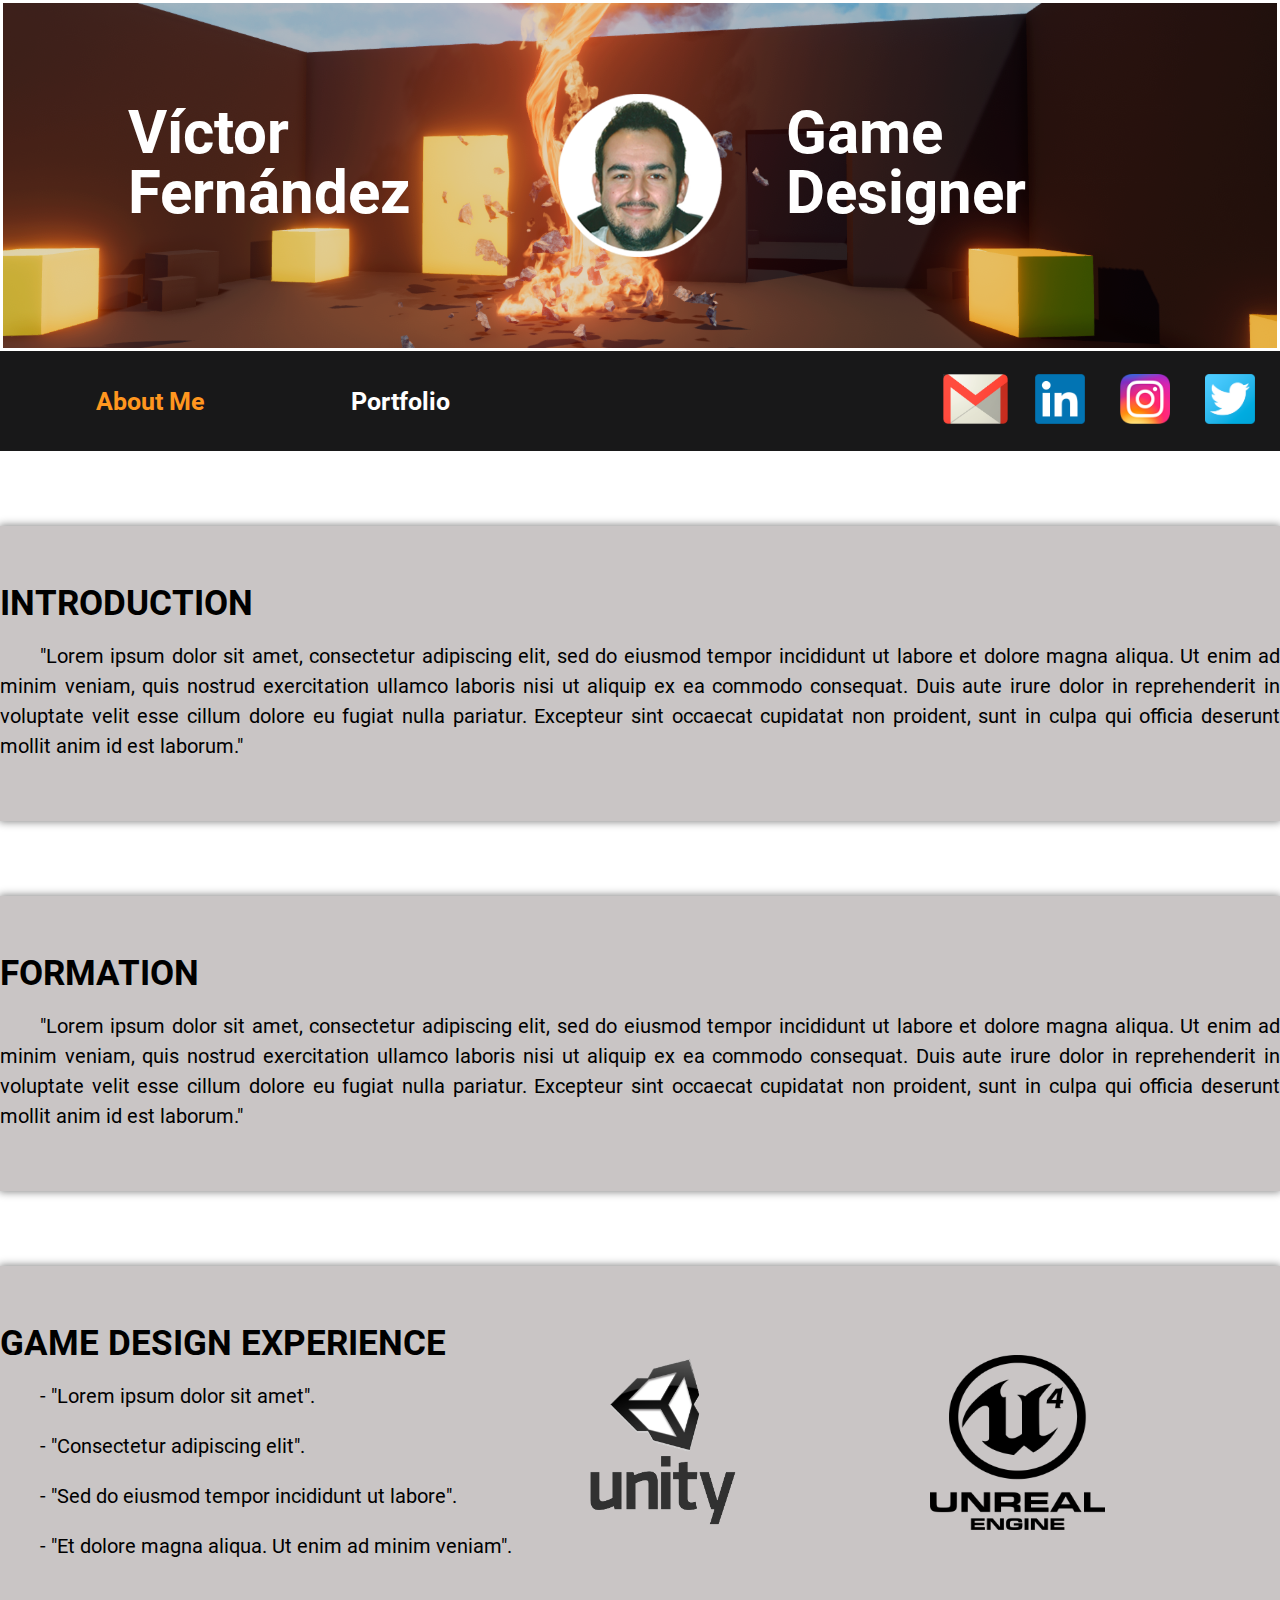
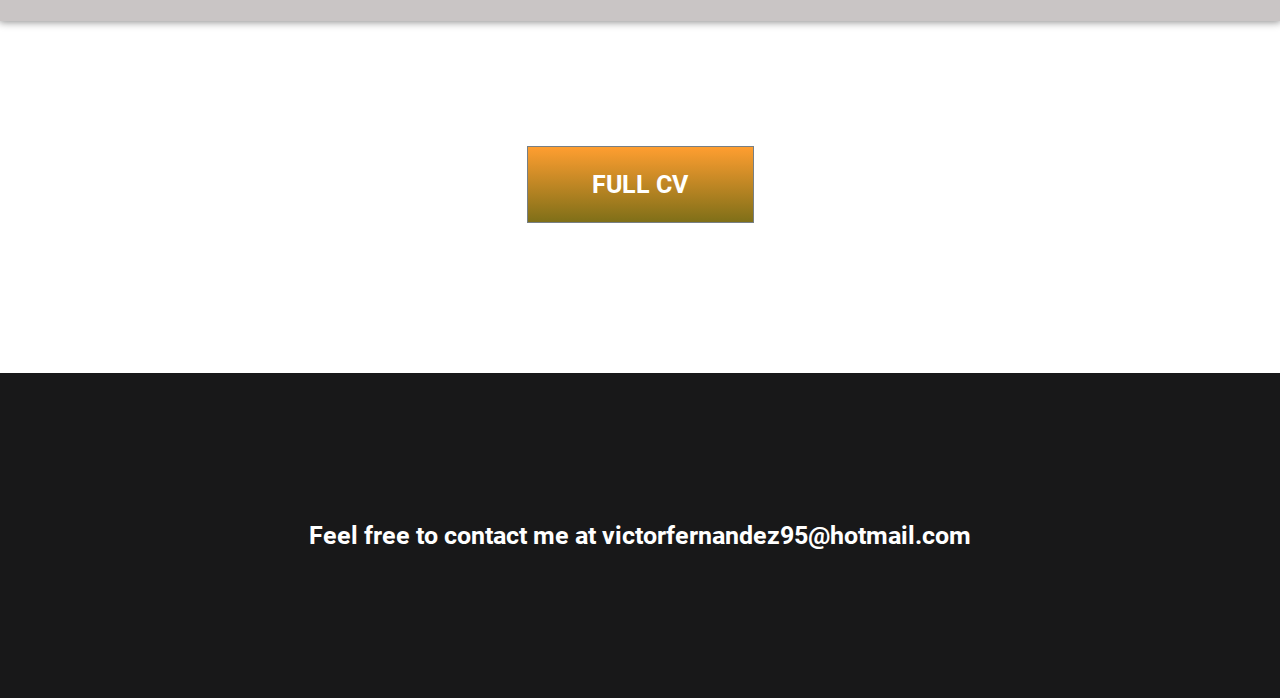
<file: index.html>
<!DOCTYPE html>
<html lang="en" dir="ltr">
  <head>
    <meta charset="utf-8">
    <title>About Me</title>
    <link rel="stylesheet" href="css/reset.css">
    <link rel="stylesheet" href="css/style.css">
  </head>
  <body>
    <header id="main__header">
      <div class="header_text">
        <h1>Víctor Fernández</h1>
        <h1>Game Designer</h1>
      </div>
      <div class="main_buttons" id="navbar">
        <nav>
          <ul class="buttons">
            <li><div><a class="active" title="AboutMe" href="index.html">About Me</a></div> </li>
            <li><div><a title="Portfolio" href="portfolio/index.html">Portfolio</a></div> </li>
          </ul>
        </nav>
        <nav>
          <ul class="rrss">
            <li class="mail"><a href="mailto:victor.pascual@live.u-tad.com"><img src="img/rrss/mail.png" width="65" height="50" title="Mail" alt="Mail"></a></li>
            <li><a href="https://www.linkedin.com/in/v%C3%ADctor-fern%C3%A1ndez-pascual-35869a119/" target="_blank"><img src="img/rrss/linkedIn.png" width="50" height="50" title="LinkedIn" alt="LinkedIn"></a></li>
            <li><a href="https://www.instagram.com/victorfdez7/" target="_blank"><img src="img/rrss/instagram.png" width="50" height="50" title="Instagram" alt="Instagram"></a></li>
            <li><a href="https://twitter.com/VictorFdez7" target="_blank"><img src="img/rrss/twitter.png" width="50" height="50" title="Twitter" alt="Twitter"></a></li>
          </ul>
        </nav>
      </div>
    </header>
    <main id="main__content">
      <section class="container">
        <article>
          <h1>INTRODUCTION</h1>
          <p>"Lorem ipsum dolor sit amet, consectetur adipiscing elit, sed do eiusmod tempor incididunt ut labore et dolore magna aliqua. Ut enim ad minim veniam, quis nostrud exercitation ullamco laboris nisi ut aliquip ex ea commodo consequat. Duis aute irure dolor in reprehenderit in voluptate velit esse cillum dolore eu fugiat nulla pariatur. Excepteur sint occaecat cupidatat non proident, sunt in culpa qui officia deserunt mollit anim id est laborum."</p>
        </article>
      </section>
      <section class="container">
        <article>
          <h1>FORMATION</h1>
          <p>"Lorem ipsum dolor sit amet, consectetur adipiscing elit, sed do eiusmod tempor incididunt ut labore et dolore magna aliqua. Ut enim ad minim veniam, quis nostrud exercitation ullamco laboris nisi ut aliquip ex ea commodo consequat. Duis aute irure dolor in reprehenderit in voluptate velit esse cillum dolore eu fugiat nulla pariatur. Excepteur sint occaecat cupidatat non proident, sunt in culpa qui officia deserunt mollit anim id est laborum."</p>
        </article>
      </section>
      <section class="container">
        <article class="gdExperience">
          <div>
            <h1>GAME DESIGN EXPERIENCE</h1>
            <p>- "Lorem ipsum dolor sit amet".</p>
            <p>- "Consectetur adipiscing elit".</p>
            <p>- "Sed do eiusmod tempor incididunt ut labore".</p>
            <p>- "Et dolore magna aliqua. Ut enim ad minim veniam".</p>
          </div>
          <div class="engines">
            <img src="img/unity.png" alt="Unity" title="Unity" href="#" width="175px" height="175px"</img>
            <img src="img/unreal.png" alt="Unreal" title="Unreal" href="#" width="175px" height="175px"</img>
          </div>
        </article>
      </section>
      <section class="bottomButton">
        <div class="downloadButton">
          <a href="cv/index.html">FULL CV</a>
        </div>
      </section>
    </main>
    <footer id="main_footer">
      <div class="footer_button">
        <nav>
          <a>Feel free to contact me at victorfernandez95@hotmail.com</a>
        </nav>
      </div>
    </footer>
    <script>
      window.onscroll = function() {myFunction()};
        var navbar = document.getElementById("navbar");
        var sticky = navbar.offsetTop;
        function myFunction() {
          if (window.pageYOffset >= sticky) {
            navbar.classList.add("sticky")
          } else {
            navbar.classList.remove("sticky");
          }
        }
    </script>
  </body>
</html>
</file>
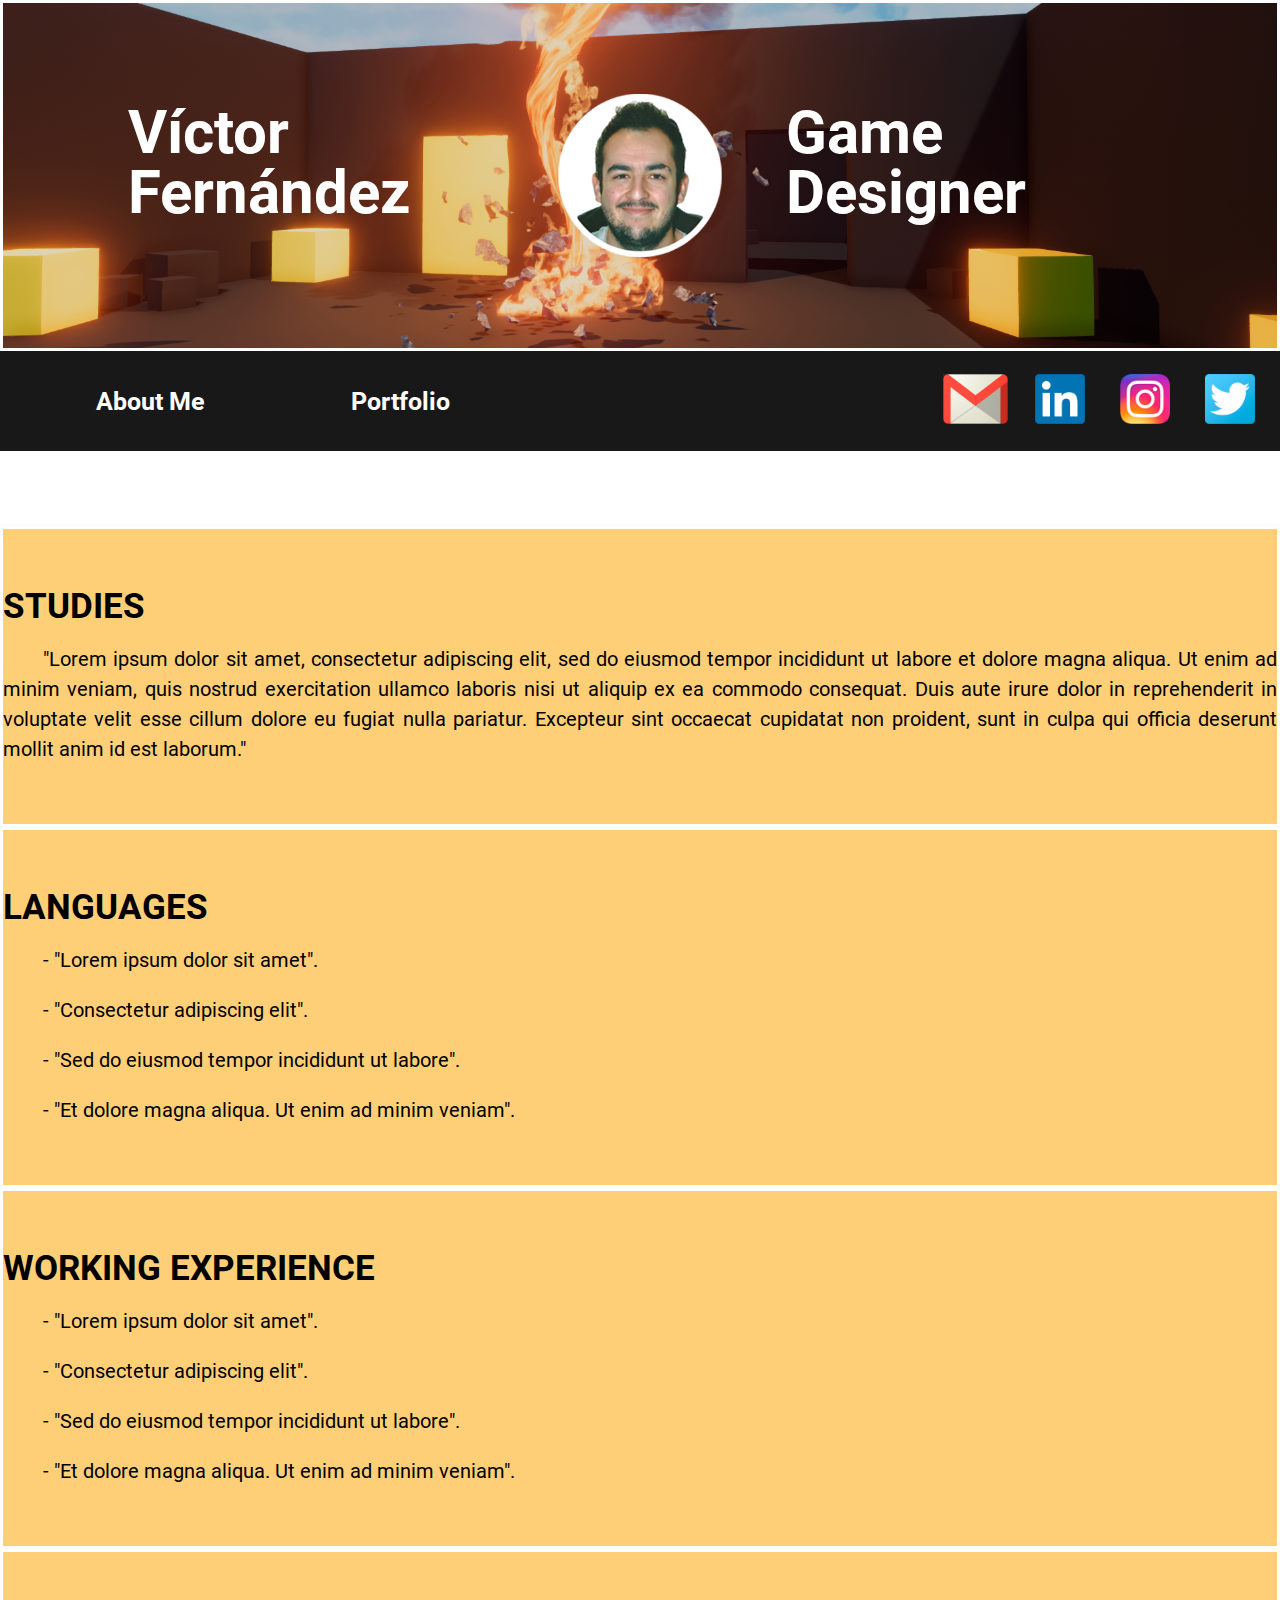
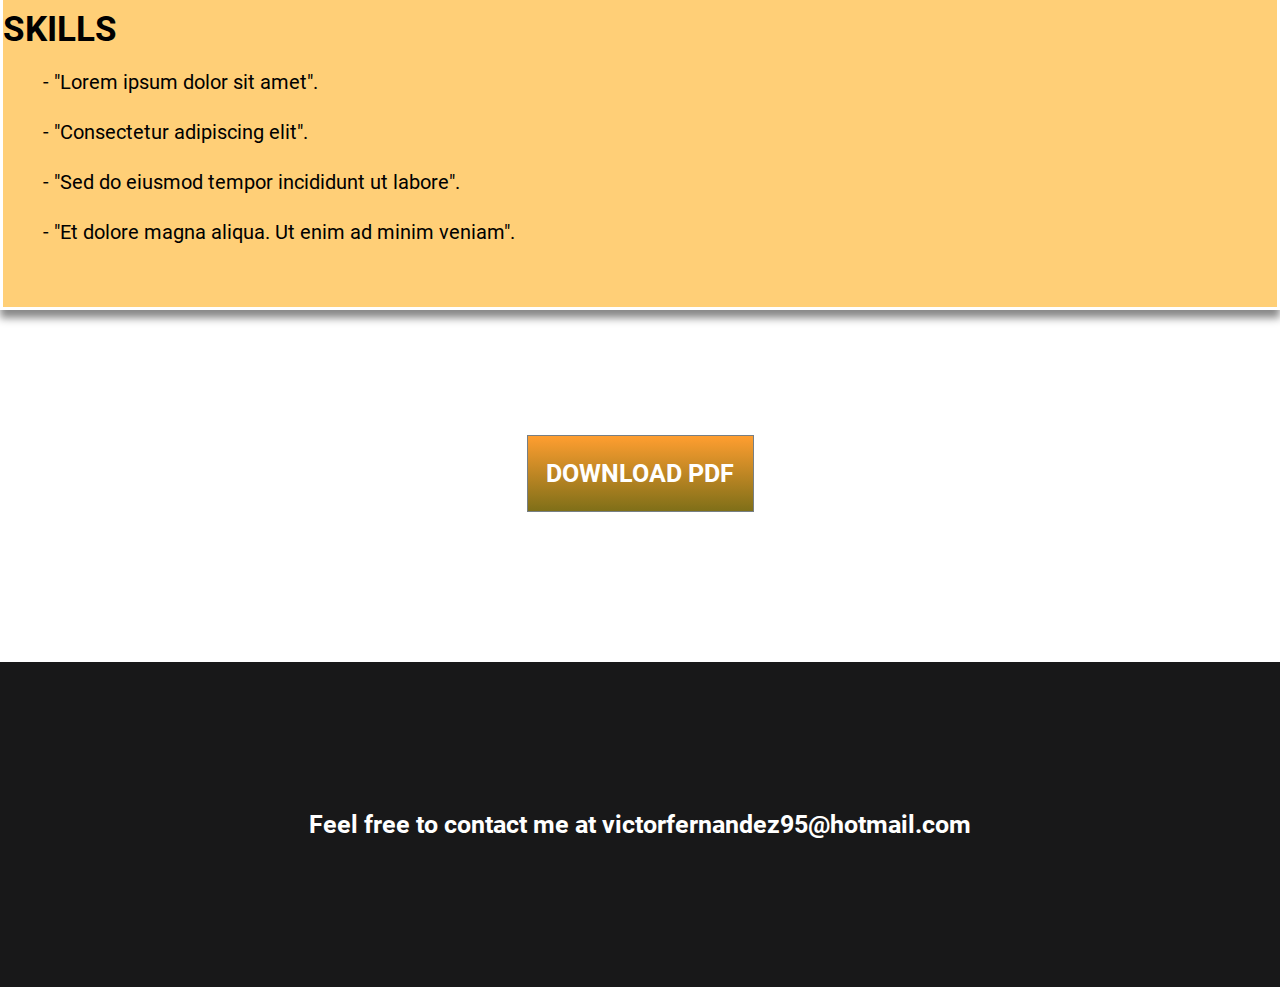
<file: cv/index.html>
<!DOCTYPE html>
<html lang="en" dir="ltr">
  <head>
    <meta charset="utf-8">
    <title>CV</title>
    <link rel="stylesheet" href="../css/reset.css">
    <link rel="stylesheet" href="../css/style.css">
  </head>
  <body>
    <header id="main__header">
      <div class="header_text">
        <h1>Víctor Fernández</h1>
        <h1>Game Designer</h1>
      </div>
      <div class="main_buttons" id="navbar">
        <nav>
          <ul class="buttons">
            <li><div><a title="AboutMe" href="../index.html">About Me</a></div> </li>
            <li><div><a title="Portfolio" href="../portfolio/index.html">Portfolio</a></div> </li>
          </ul>
        </nav>
        <nav>
          <ul class="rrss">
            <li class="mail"><a href="mailto:victor.pascual@live.u-tad.com"><img src="../img/rrss/mail.png" width="65" height="50" title="Mail" alt="Mail"></a></li>
            <li><a href="https://www.linkedin.com/in/v%C3%ADctor-fern%C3%A1ndez-pascual-35869a119/" target="_blank"><img src="../img/rrss/linkedIn.png" width="50" height="50" title="LinkedIn" alt="LinkedIn"></a></li>
            <li><a href="https://www.instagram.com/victorfdez7/" target="_blank"><img src="../img/rrss/instagram.png" width="50" height="50" title="Instagram" alt="Instagram"></a></li>
            <li><a href="https://twitter.com/VictorFdez7" target="_blank"><img src="../img/rrss/twitter.png" width="50" height="50" title="Twitter" alt="Twitter"></a></li>
          </ul>
        </nav>
      </div>
    </header>
    <main id="main__content">
      <section class="container_cv">
        <article>
          <h1>STUDIES</h1>
          <p>"Lorem ipsum dolor sit amet, consectetur adipiscing elit, sed do eiusmod tempor incididunt ut labore et dolore magna aliqua. Ut enim ad minim veniam, quis nostrud exercitation ullamco laboris nisi ut aliquip ex ea commodo consequat. Duis aute irure dolor in reprehenderit in voluptate velit esse cillum dolore eu fugiat nulla pariatur. Excepteur sint occaecat cupidatat non proident, sunt in culpa qui officia deserunt mollit anim id est laborum."</p>
        </article>
      </section>
      <section class="container_cv">
        <article>
          <h1>LANGUAGES</h1>
          <p>- "Lorem ipsum dolor sit amet".</p>
          <p>- "Consectetur adipiscing elit".</p>
          <p>- "Sed do eiusmod tempor incididunt ut labore".</p>
          <p>- "Et dolore magna aliqua. Ut enim ad minim veniam".</p>
        </article>
      </section>
      <section class="container_cv">
        <article>
          <h1>WORKING EXPERIENCE</h1>
          <p>- "Lorem ipsum dolor sit amet".</p>
          <p>- "Consectetur adipiscing elit".</p>
          <p>- "Sed do eiusmod tempor incididunt ut labore".</p>
          <p>- "Et dolore magna aliqua. Ut enim ad minim veniam".</p>
        </article>
      </section>
      <section class="container_cv">
        <article>
          <h1>SKILLS</h1>
          <p>- "Lorem ipsum dolor sit amet".</p>
          <p>- "Consectetur adipiscing elit".</p>
          <p>- "Sed do eiusmod tempor incididunt ut labore".</p>
          <p>- "Et dolore magna aliqua. Ut enim ad minim veniam".</p>
        </article>
      </section>
      <section class="bottomButton">
        <div class="downloadButton">
          <a href="../doc/VictorFernandezPascual_CV.pdf" download>DOWNLOAD PDF</a>
        </div>
      </section>
    </main>
    <footer id="main_footer">
      <div class="footer_button">
        <nav>
          <a>Feel free to contact me at victorfernandez95@hotmail.com</a>
        </nav>
      </div>
    </footer>
    <script>
      window.onscroll = function() {myFunction()};
        var navbar = document.getElementById("navbar");
        var sticky = navbar.offsetTop;
        function myFunction() {
          if (window.pageYOffset >= sticky) {
            navbar.classList.add("sticky")
          } else {
            navbar.classList.remove("sticky");
          }
        }
    </script>
  </body>
</html>
</file>
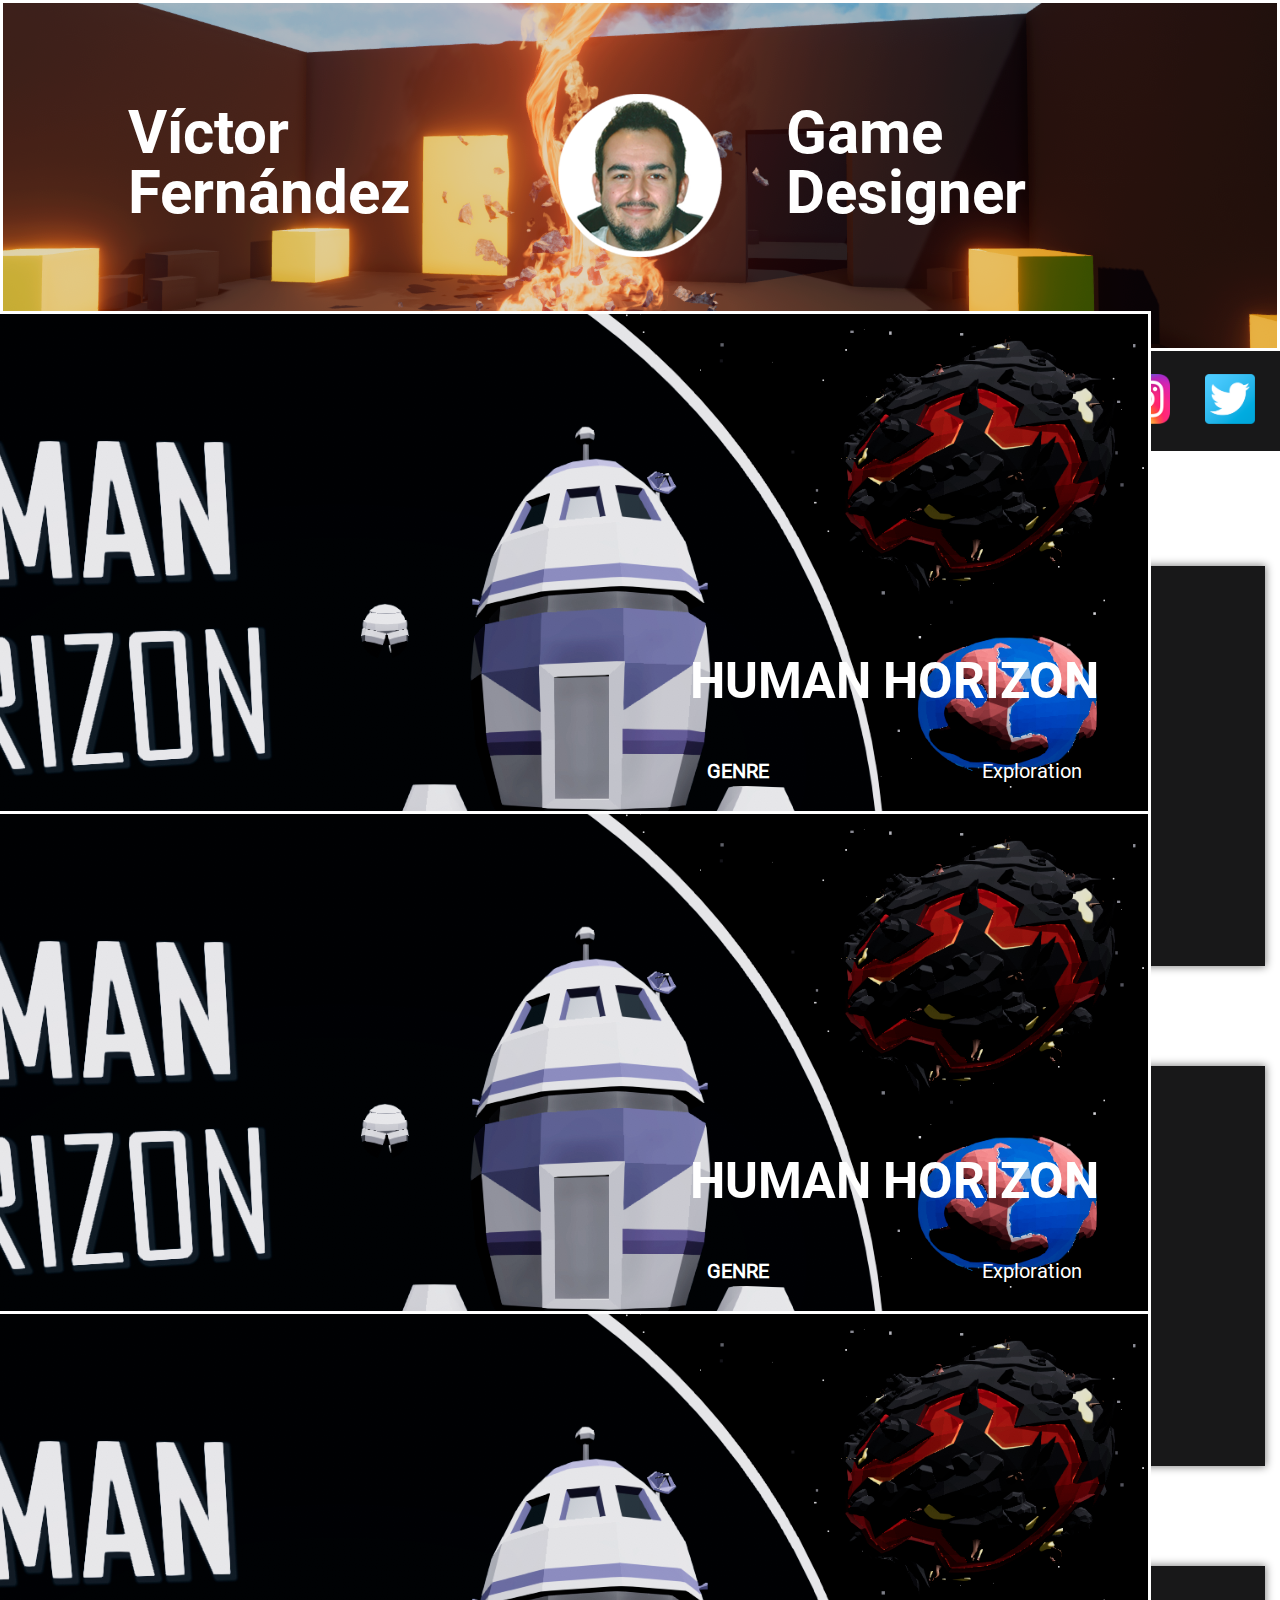
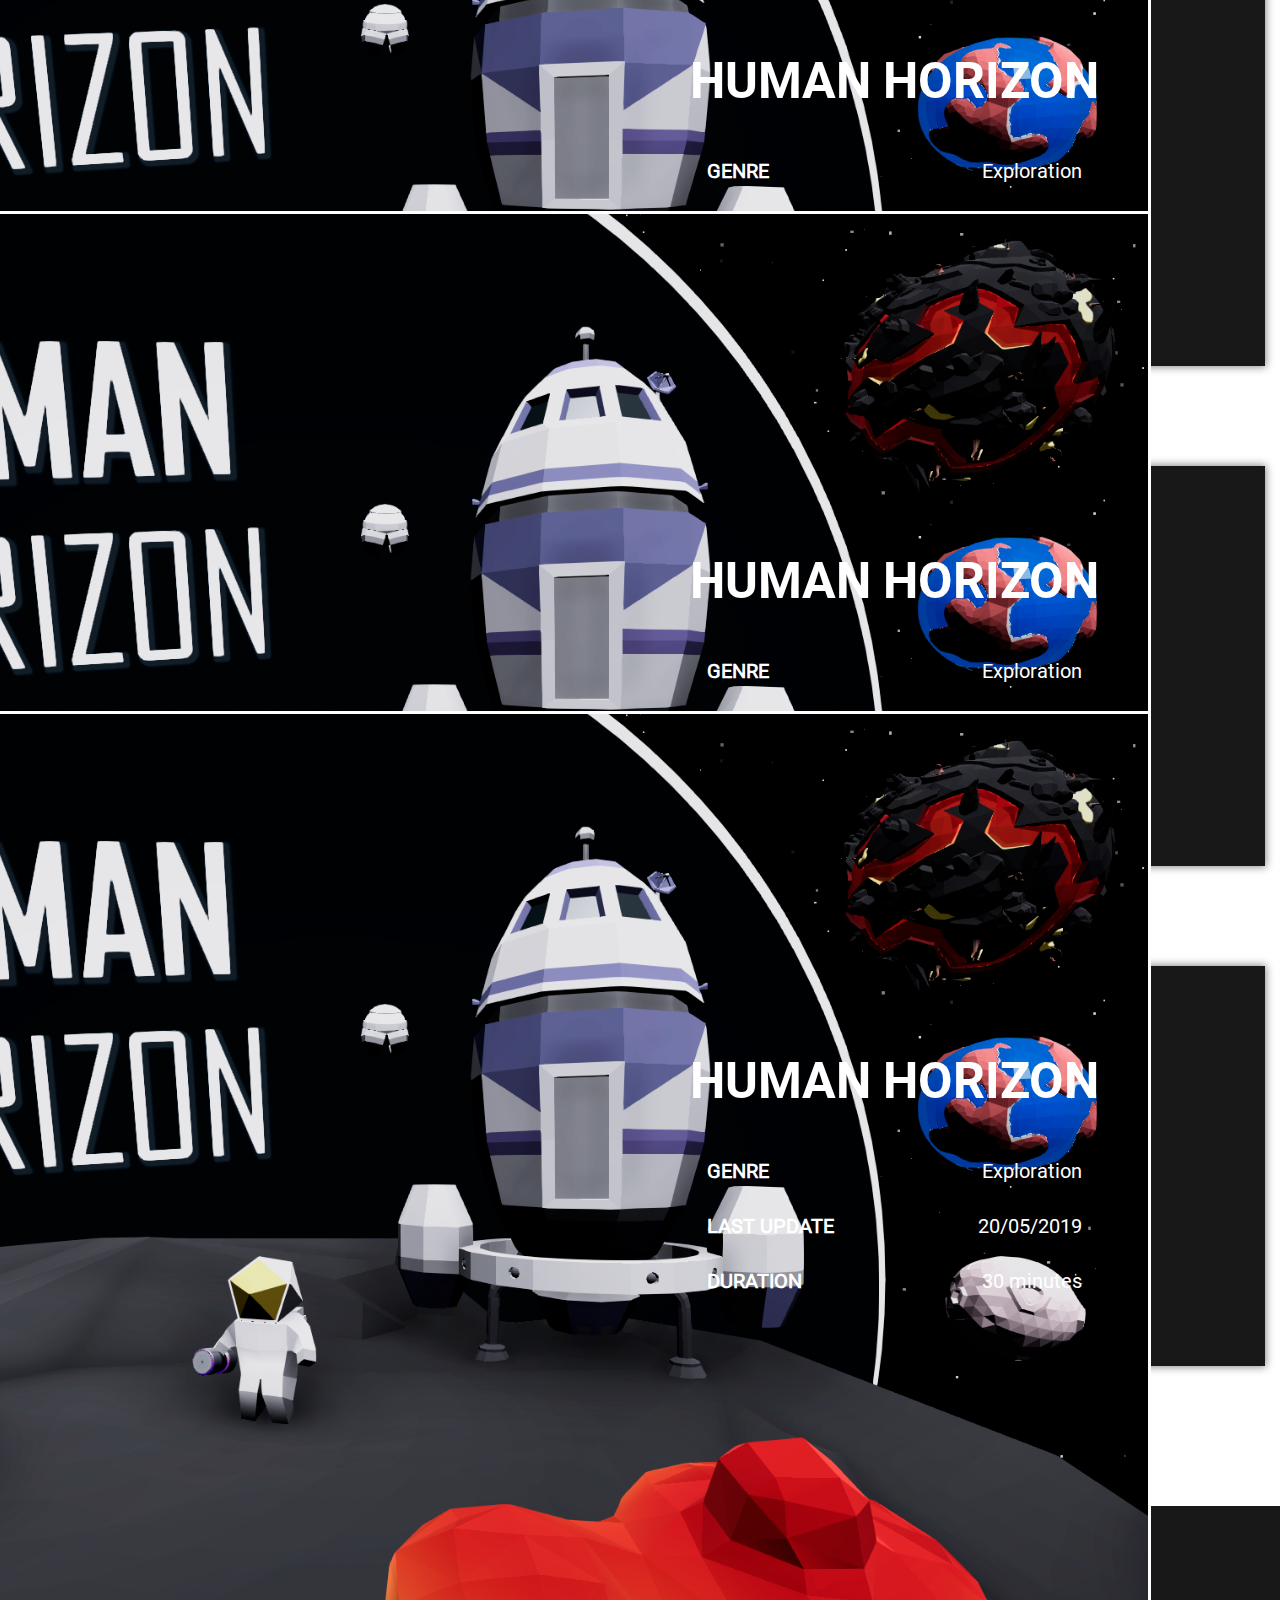
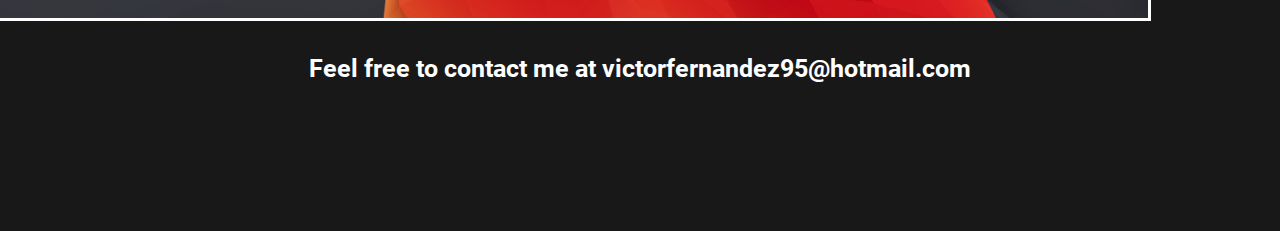
<file: portfolio/index.html>
<!DOCTYPE html>
<html lang="en" dir="ltr">
  <head>
    <meta charset="utf-8">
    <title>Portfolio</title>
    <link rel="stylesheet" href="../css/reset.css">
    <link rel="stylesheet" href="../css/style.css">
  </head>
  <body>
    <header id="main__header">
      <div class="header_text">
        <h1>Víctor Fernández</h1>
        <h1>Game Designer</h1>
      </div>
      <div class="main_buttons" id="navbar">
        <nav>
          <ul class="buttons">
            <li><div><a title="AboutMe" href="../index.html">About Me</a></div> </li>
            <li><div><a class="active" title="Portfolio" href="index.html">Portfolio</a></div> </li>
          </ul>
        </nav>
        <nav>
          <ul class="rrss">
            <li class="mail"><a href="mailto:victor.pascual@live.u-tad.com"><img src="../img/rrss/mail.png" width="65" height="50" title="Mail" alt="Mail"></a></li>
            <li><a href="https://www.linkedin.com/in/v%C3%ADctor-fern%C3%A1ndez-pascual-35869a119/" target="_blank"><img src="../img/rrss/linkedIn.png" width="50" height="50" title="LinkedIn" alt="LinkedIn"></a></li>
            <li><a href="https://www.instagram.com/victorfdez7/" target="_blank"><img src="../img/rrss/instagram.png" width="50" height="50" title="Instagram" alt="Instagram"></a></li>
            <li><a href="https://twitter.com/VictorFdez7" target="_blank"><img src="../img/rrss/twitter.png" width="50" height="50" title="Twitter" alt="Twitter"></a></li>
          </ul>
        </nav>
      </div>
    </header>
    <main id="main__content">
      <div class="projects">
        <ul>
          <li>
            <figure>
              <a class="canClick" href="projects/index.html"><img src="../img/logo.png" title="See More" alt="GameLogo"></a>
            </figure>
            <div class="project_description">
              <h1>HUMAN HORIZON</h1>
              <div class="project_stats">
                <p>GENRE</p>
                <p class="rightSide">Exploration</p>
                <p>LAST UPDATE</p>
                <p class="rightSide">20/05/2019</p>
                <p>DURATION</p>
                <p class="rightSide">30 minutes</p>
              </div>
            </div>
          </li>
          <li>
            <figure>
              <a class="canClick" href="projects/index.html"><img src="../img/logo.png" title="See More" alt="GameLogo"></a>
            </figure>
            <div class="project_description">
              <h1>HUMAN HORIZON</h1>
              <div class="project_stats">
                <p>GENRE</p>
                <p class="rightSide">Exploration</p>
                <p>LAST UPDATE</p>
                <p class="rightSide">20/05/2019</p>
                <p>DURATION</p>
                <p class="rightSide">30 minutes</p>
              </div>
            </div>
          </li>
          <li>
            <figure>
              <a class="canClick" href="projects/index.html"><img src="../img/logo.png" title="See More" alt="GameLogo"></a>
            </figure>
            <div class="project_description">
              <h1>HUMAN HORIZON</h1>
              <div class="project_stats">
                <p>GENRE</p>
                <p class="rightSide">Exploration</p>
                <p>LAST UPDATE</p>
                <p class="rightSide">20/05/2019</p>
                <p>DURATION</p>
                <p class="rightSide">30 minutes</p>
              </div>
            </div>
          </li>
          <li>
            <figure>
              <a class="canClick" href="projects/index.html"><img src="../img/logo.png" title="See More" alt="GameLogo"></a>
            </figure>
            <div class="project_description">
              <h1>HUMAN HORIZON</h1>
              <div class="project_stats">
                <p>GENRE</p>
                <p class="rightSide">Exploration</p>
                <p>LAST UPDATE</p>
                <p class="rightSide">20/05/2019</p>
                <p>DURATION</p>
                <p class="rightSide">30 minutes</p>
              </div>
            </div>
          </li>
          <li>
            <figure>
              <a class="canClick" href="projects/index.html"><img src="../img/logo.png" title="See More" alt="GameLogo"></a>
            </figure>
            <div class="project_description">
              <h1>HUMAN HORIZON</h1>
              <div class="project_stats">
                <p>GENRE</p>
                <p class="rightSide">Exploration</p>
                <p>LAST UPDATE</p>
                <p class="rightSide">20/05/2019</p>
                <p>DURATION</p>
                <p class="rightSide">30 minutes</p>
              </div>
            </div>
          </li>
        </ul>
      </div>
    </main>
    <footer id="main_footer">
      <div class="footer_button">
        <nav>
          <a>Feel free to contact me at victorfernandez95@hotmail.com</a>
        </nav>
      </div>
    </footer>
    <script>
      window.onscroll = function() {myFunction()};
        var navbar = document.getElementById("navbar");
        var sticky = navbar.offsetTop;
        function myFunction() {
          if (window.pageYOffset >= sticky) {
            navbar.classList.add("sticky")
          } else {
            navbar.classList.remove("sticky");
          }
        }
    </script>
  </body>
</html>
</file>
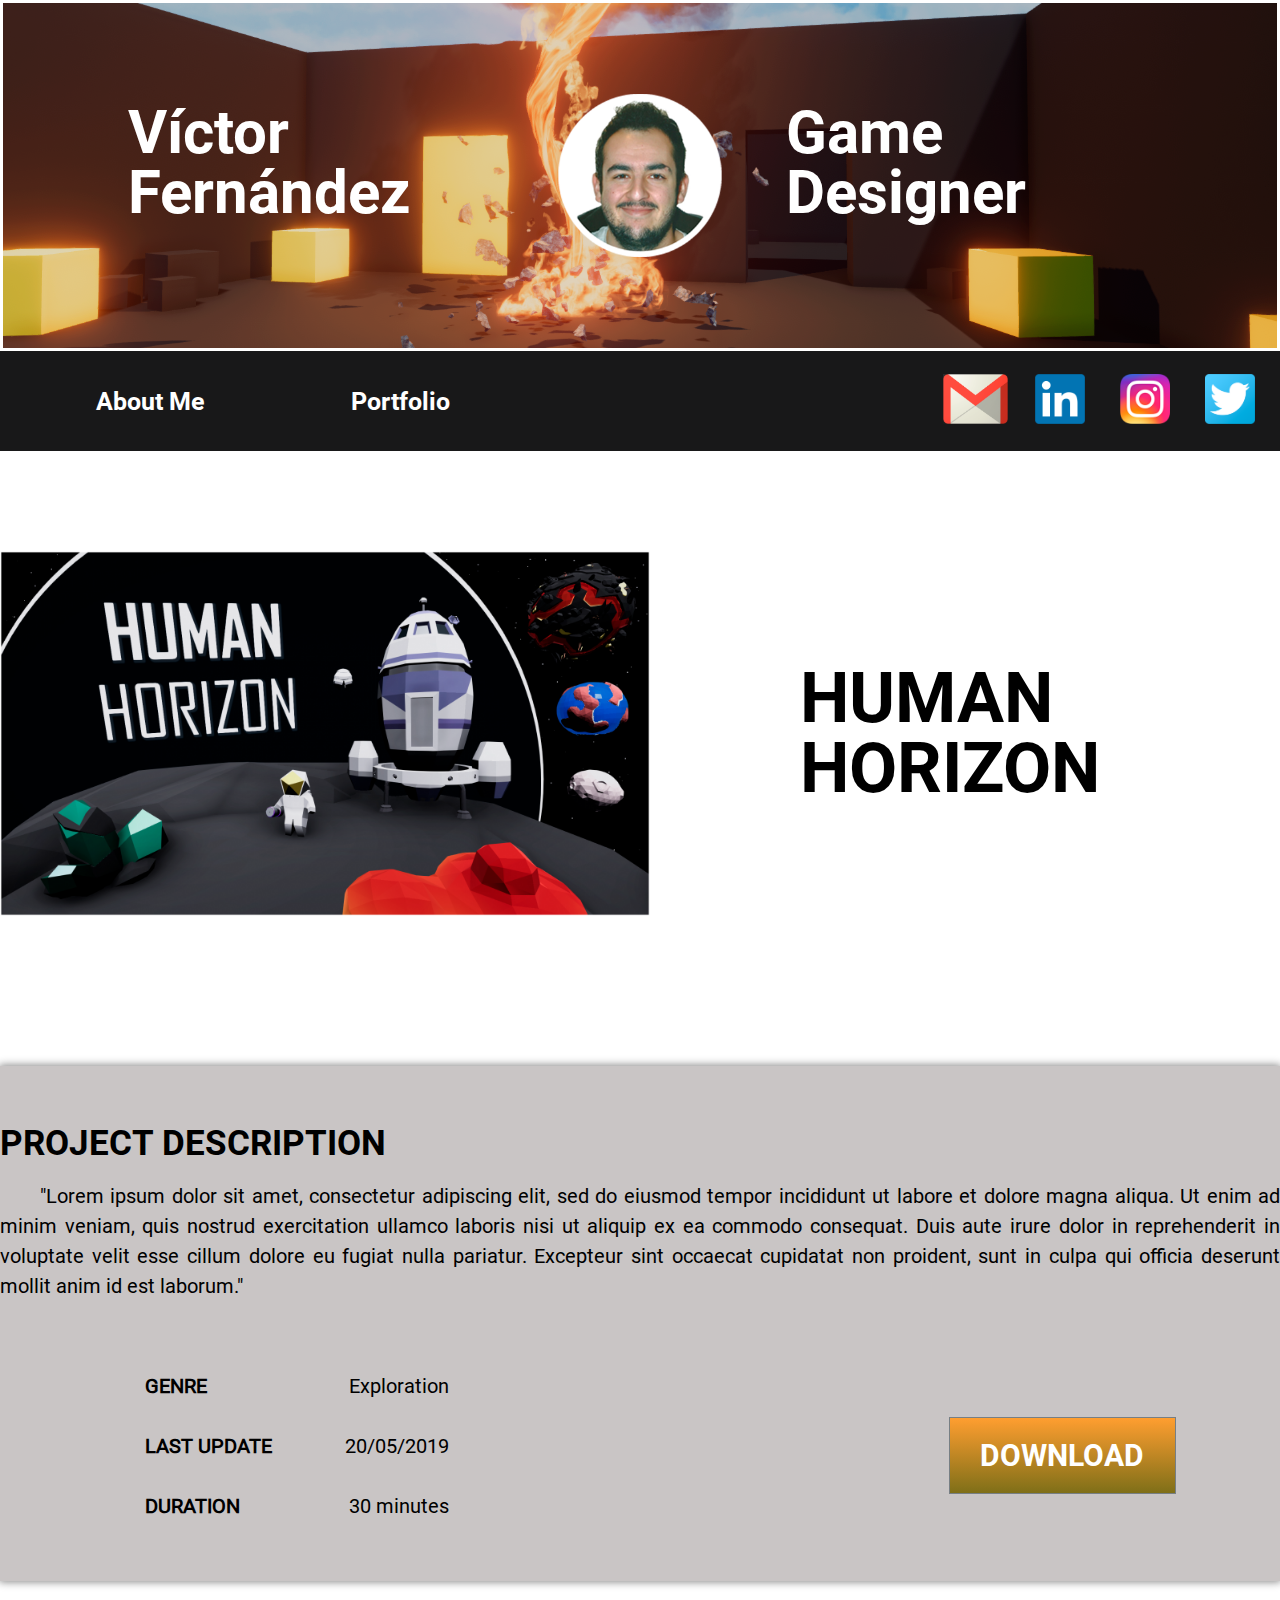
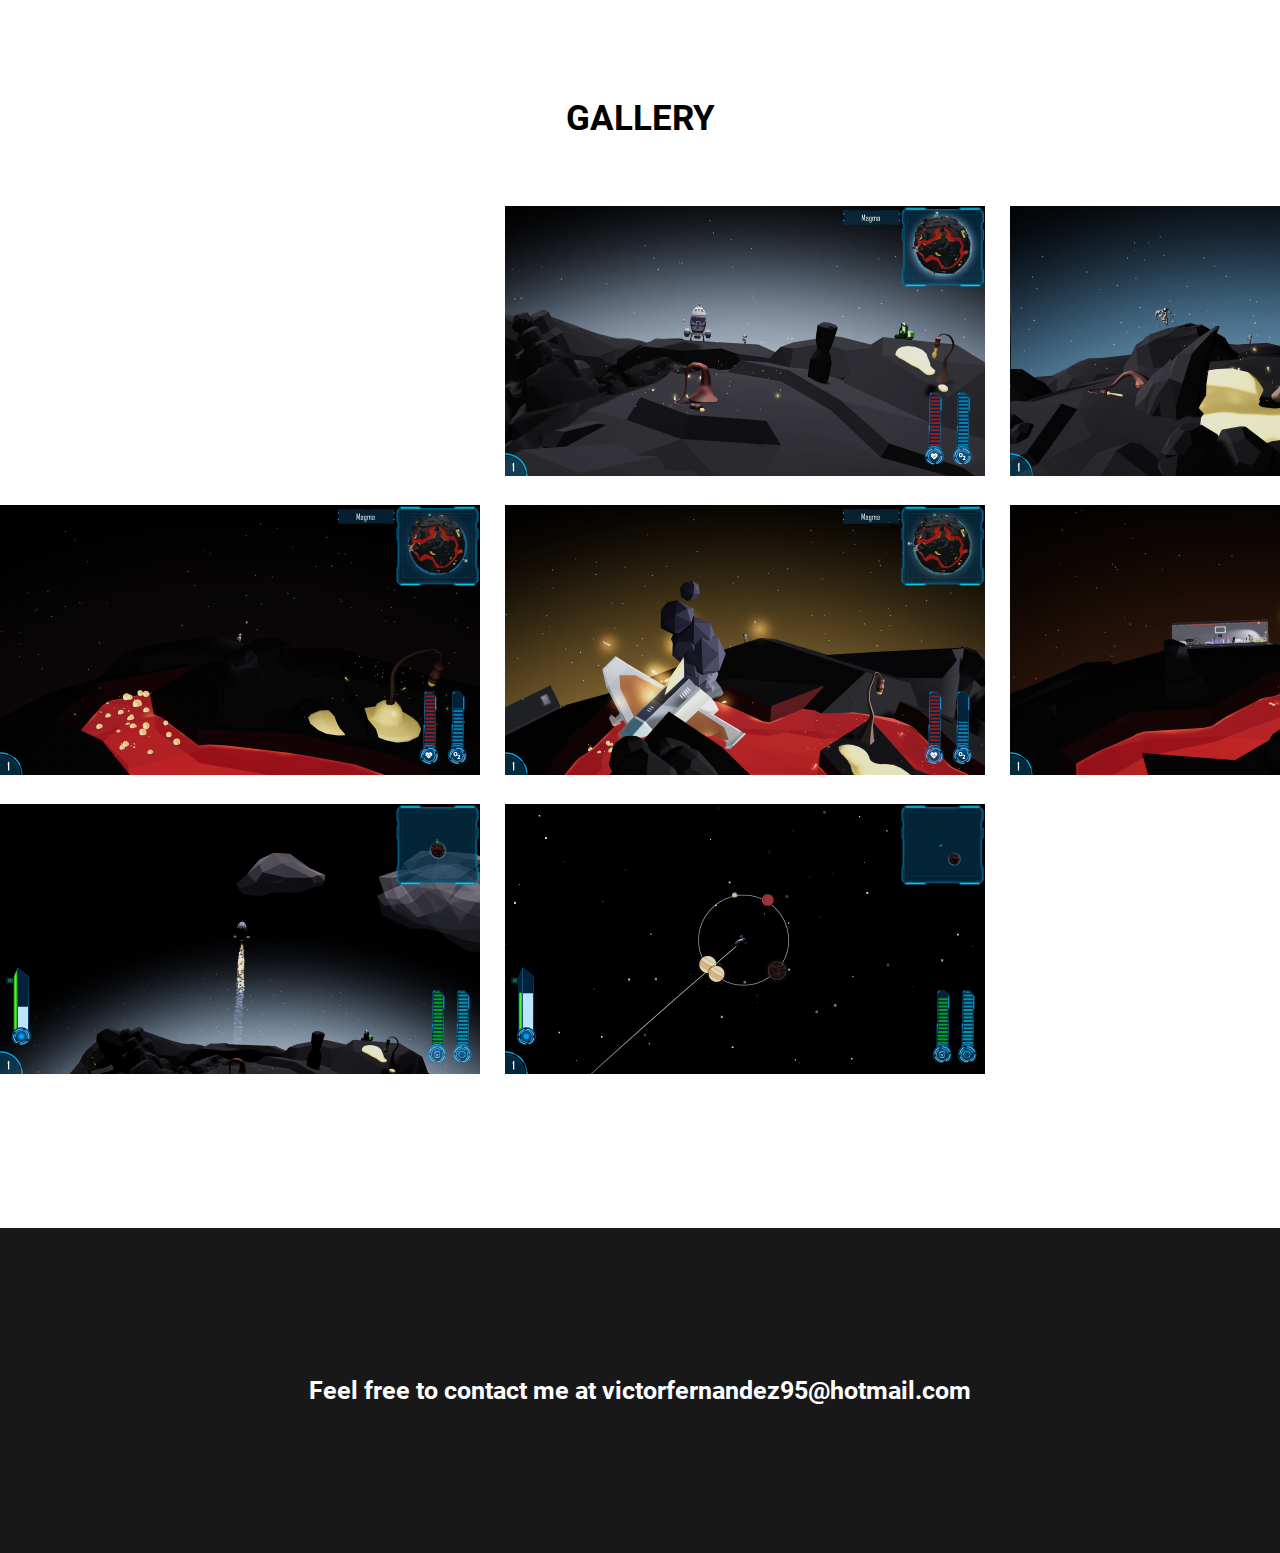
<file: portfolio/projects/index.html>
<!DOCTYPE html>
<html lang="en" dir="ltr">
  <head>
    <meta charset="utf-8">
    <title>Human Horizon</title>
    <link rel="stylesheet" href="../../css/reset.css">
    <link rel="stylesheet" href="../../css/style.css">
  </head>
  <body>
    <header id="main__header">
      <div class="header_text">
        <h1>Víctor Fernández</h1>
        <h1>Game Designer</h1>
      </div>
      <div class="main_buttons" id="navbar">
        <nav>
          <ul class="buttons">
            <li><div><a title="AboutMe" href="../../index.html">About Me</a></div> </li>
            <li><div><a title="Portfolio" href="../index.html">Portfolio</a></div> </li>
          </ul>
        </nav>
        <nav>
          <ul class="rrss">
            <li class="mail"><a href="mailto:victor.pascual@live.u-tad.com"><img src="../../img/rrss/mail.png" width="65" height="50" title="Mail" alt="Mail"></a></li>
            <li><a href="https://www.linkedin.com/in/v%C3%ADctor-fern%C3%A1ndez-pascual-35869a119/" target="_blank"><img src="../../img/rrss/linkedIn.png" width="50" height="50" title="LinkedIn" alt="LinkedIn"></a></li>
            <li><a href="https://www.instagram.com/victorfdez7/" target="_blank"><img src="../../img/rrss/instagram.png" width="50" height="50" title="Instagram" alt="Instagram"></a></li>
            <li><a href="https://twitter.com/VictorFdez7" target="_blank"><img src="../../img/rrss/twitter.png" width="50" height="50" title="Twitter" alt="Twitter"></a></li>
          </ul>
        </nav>
      </div>
    </header>
    <main id="main__content">
      <div class="project_intro">
        <img src="../../img/logo.png" alt="Game Logo">
        <h1>HUMAN HORIZON</h1>
      </div>
      <section class="container">
        <article>
          <h1>PROJECT DESCRIPTION</h1>
          <p>"Lorem ipsum dolor sit amet, consectetur adipiscing elit, sed do eiusmod tempor incididunt ut labore et dolore magna aliqua. Ut enim ad minim veniam, quis nostrud exercitation ullamco laboris nisi ut aliquip ex ea commodo consequat. Duis aute irure dolor in reprehenderit in voluptate velit esse cillum dolore eu fugiat nulla pariatur. Excepteur sint occaecat cupidatat non proident, sunt in culpa qui officia deserunt mollit anim id est laborum."</p>
          <div class="project_description2">
            <div class="project_stats2">
              <p>GENRE</p>
              <p class="rightSide">Exploration</p>
              <p>LAST UPDATE</p>
              <p class="rightSide">20/05/2019</p>
              <p>DURATION</p>
              <p class="rightSide">30 minutes</p>
            </div>
            <div>
              <div class="downloadButton">
                <a href="../../build/BuildFinal.rar" download>DOWNLOAD</a>
              </div>
            </div>
          </div>
        </article>
      </section>
      <div class="title">
        <h1>GALLERY</h1>
      </div>
      <div class="project_screenshots">
        <iframe width="560" height="315" src="https://www.youtube.com/embed/IQ7-YmhLgRw" frameborder="0" allow="accelerometer; autoplay; encrypted-media; gyroscope; picture-in-picture" allowfullscreen></iframe>
        <a target="_blank" href="../../img/screenshots/screenshot1.png"><img src="../../img/screenshots/screenshot1.png" alt="Screenshot 1"></a>
        <a target="_blank" href="../../img/screenshots/screenshot1.png"><img src="../../img/screenshots/screenshot2.png" alt="Screenshot 2"></a>
        <a target="_blank" href="../../img/screenshots/screenshot1.png"><img src="../../img/screenshots/screenshot3.png" alt="Screenshot 3"></a>
        <a target="_blank" href="../../img/screenshots/screenshot1.png"><img src="../../img/screenshots/screenshot4.png" alt="Screenshot 4"></a>
        <a target="_blank" href="../../img/screenshots/screenshot1.png"><img src="../../img/screenshots/screenshot5.png" alt="Screenshot 5"></a>
        <a target="_blank" href="../../img/screenshots/screenshot1.png"><img src="../../img/screenshots/screenshot6.png" alt="Screenshot 6"></a>
        <a target="_blank" href="../../img/screenshots/screenshot1.png"><img src="../../img/screenshots/screenshot7.png" alt="Screenshot 7"></a>
      </div>
    </main>
    <footer id="main_footer">
      <div class="footer_button">
        <nav>
          <a>Feel free to contact me at victorfernandez95@hotmail.com</a>
        </nav>
      </div>
    </footer>
    <script>
      window.onscroll = function() {myFunction()};
        var navbar = document.getElementById("navbar");
        var sticky = navbar.offsetTop;
        function myFunction() {
          if (window.pageYOffset >= sticky) {
            navbar.classList.add("sticky")
          } else {
            navbar.classList.remove("sticky");
          }
        }
    </script>
  </body>
</html>
</file>
<file: css/style.css>
/* FONTS */
@font-face {
  font-family: "RobotoRegular";
  font-display: auto;
  src: local("Roboto-Regular"), url("../font/Roboto-Regular.woff2") format("woff2");
}

@font-face {
  font-family: "RobotoBold";
  font-display: auto;
  src: local("Roboto-Bold"), url("../font/Roboto-Bold.woff2") format("woff2");
}

/* TEXTS */
a{
  font-family: "RobotoBold";
  text-decoration: none;
  font-size: 25px;
  text-align: center;
  color: #ffffff;
}

h1{
  font-family: "RobotoBold";
  font-size: 35px;
  text-align: left;
}

p{
  font-family: "RobotoRegular";
  text-decoration: none;
  font-size: 20px;
  text-align: justify;
  line-height : 30px;
}

/* ALL */


/* HEADER */
#main__header {
  margin-bottom: 75px;
  overflow: hidden;
}

#main__header ul {
  display: flex;
}

#main__header ul a{
  display: inline-block;
  margin-bottom: 15px;
  margin-top: 15px;
}

#main__header ul.buttons a:hover{
  font-size: 30px;
}

#main__header ul.buttons div{
  height: 75px;
  width: 300px;
  display: flex;
  align-items: center;
  justify-content: center;
  margin-right: -50px;
}

#main__header ul.rrss li{
  height: 100px;
  width: 100px;
  display: flex;
  align-items: center;
  justify-content: center;
  vertical-align: middle;
  margin-left: -15px;
}

#main__header ul.rrss li.mail img:hover{
  width: 80px;
  height: 65px;
}

#main__header ul.rrss div{
  display: flex;
  align-items: center;
  justify-content: center;
  vertical-align: middle;
}

#main__header ul.rrss img:hover{
  width: 65px;
  height: 65px;
}

#main__header ul a.active {
  color: #ff961f;
}

#main__header h1 {
  padding: 0px;
  font-size: 60px;
  display: inline-block;
  margin-top: 100px;
  margin-bottom: 125px;
  margin-left: 125px;
  margin-right: 125px;
}

.header_text{
  color: #ffffff;
  margin: 0 auto;
  display: flex;
  justify-content: space-between;
  align-items: center;
  background-image: url('../img/banner.png');
  background-repeat: no-repeat;
  background-position: center;
  background-size: cover;
  color: #ffffff;
  border: 3.5px solid;
}

.main_buttons {
  margin: 0 auto;
  display: flex;
  justify-content: space-between;
  align-items: center;
  background-color: #181819;
}

.sticky {
  position: fixed;
  top: 0;
  width: 100%;
}

.sticky + .content {
  padding-top: 60px;
}

/* BODY */
#main__content article{
  max-width: 1500px;
  margin: 0 auto;
  padding: 40px 0;
}

#main__content h1{
  margin-bottom: 20px;
  margin-top: 20px;
}

.container{
  background-color: #c9c5c5;
  margin-bottom: 75px;
  box-shadow: 0px 0px 8px 1px #888888;
}

.container p{
  margin-bottom: 20px;
  text-indent: 40px;
}

.container_cv{
  max-width: 1600px;
  margin: 0 auto;
  background-color: #ffcf77;
  color: #ffffff;
  border: 3.5px solid;
  box-shadow: 0px 7.5px 8px 0.25px #888888;
}

.container_cv p{
  color: #000000;
  margin-bottom: 20px;
  text-indent: 40px;
}

.container_cv h1{
  color: #000000;
}

.gdExperience{
  display: flex;
  justify-content: space-between;
  align-items: center;
}

.engines img{
  margin-right: 175px;
}

.bottomButton{
  display: flex;
  align-items: center;
  justify-content: center;
  margin-top: 75px;
  margin-bottom: 150px;
}

/* PROJECTS */
.projects {
  padding: 40px 0;
  max-width: 1250px;
  margin: 0 auto;
}

.projects ul {
  display: grid;
  grid-template-columns: repeat(1, 1fr);
  grid-gap: 100px;
}

.projects ul li {
  display: flex;
  align-items: center;
  color: #ffffff;
  background-color: #181819;
  box-shadow: 0px 0px 8px 1px #888888;
  max-height: 400px;
}

.projects ul li a {
  width: 500px;
  height: 250px;
  border-radius: 50%;
  display: flex;
  align-items: center;
  justify-content: center;
  margin-right: 100px;
  margin-left: 75px;
  margin-top: 100px;
  margin-bottom: 100px;
}

.projects ul li h1 {
  font-size: 50px;
  margin-bottom: 50px;
}

.projects ul li p {
  text-align: left;
  font-weight: bold;
}

.projects ul li p.rightSide{
  text-align: right;
  font-weight: normal;
}

.project_stats{
  display: grid;
  grid-template-columns: repeat(2, 1fr);
  grid-gap: 25px;
  max-width: 375px;
  margin: 0 auto;
  margin-top: 50px;
}

.canClick img:hover{
  box-shadow: 0px 0px 10px 3px #dee2e8;
}

.overlay {
  position: absolute;
  top: 0;
  bottom: 0;
  left: 0;
  right: 0;
  height: 100%;
  width: 100%;
  opacity: 0;
  transition: .5s ease;
  background-color: #008CBA;
}

/* PROJECT */
.project_intro{
  display: flex;
  align-items: center;
  justify-content: center;
  margin-bottom: 150px;
  margin-top: 100px;
}

.project_intro img{
  max-width: 650px;
  margin-right: 150px;
}

.project_intro h1{
  font-size: 70px;
}

.project_description2{
  display: flex;
  align-items: center;
  justify-content: center;
}

.project_description2 a{
  color: #ffffff;
  font-size: 30px;
  font-weight: bold;
}

.downloadButton{
  background-image: linear-gradient(#ff9e30, #7f6f18);
  height: 75px;
  width: 225px;
  display: flex;
  align-items: center;
  justify-content: center;
  margin-top: 50px;
  color: #777f84;
  border: 1.5px solid;
}

.downloadButton:hover {
  opacity: 0.75;
  background-color: #d8d22b;
  font-size: 30px;
}

.trailerButton:hover {
  opacity: 0.75;
  background-color: #498bf4;
}

.project_stats2{
  margin-top: 50px;
  margin-right: 500px;
  display: grid;
  grid-template-columns: repeat(2, 1fr);
  grid-gap: 10px;
}

.project_stats2 p {
  text-align: left;
  font-weight: bold;
}

.project_stats2 p.rightSide{
  text-align: right;
  font-weight: normal;
}

.title{
  font-family: "RobotoBold";
  font-size: 35px;
  text-align: left;
  display: flex;
  align-items: center;
  justify-content: center;
  margin-bottom: -100px;
  margin-top: 100px;;
}

.project_screenshots{
  display: grid;
  grid-template-columns: repeat(3, 1fr);
  grid-gap: 25px;
  margin: 0 auto;
  margin-top: 150px;
  max-width: 1500px;
  margin-bottom: 150px;
}

.project_screenshots a img{
  width: 480px;
  height: 270px;
}

.project_screenshots a img:hover{
  box-shadow: 0px 0px 8px 5px #000000;
}

.project_screenshots iframe:hover{
  box-shadow: 0px 0px 8px 5px #000000;
}

.project_screenshots iframe{
  width: 480px;
  height: 270px;
}

/* FOOTER */
#main_footer{
  background-color: #181819;
  margin: 0 auto;
  display: flex;
  justify-content: space-between;
  align-items: center;
  margin-top: 100px;
}

.footer_button{
  margin: 0 auto;
  display: flex;
  justify-content: space-between;
  align-items: center;
  margin-top: 150px;
  margin-bottom: 150px;
}
</file>
